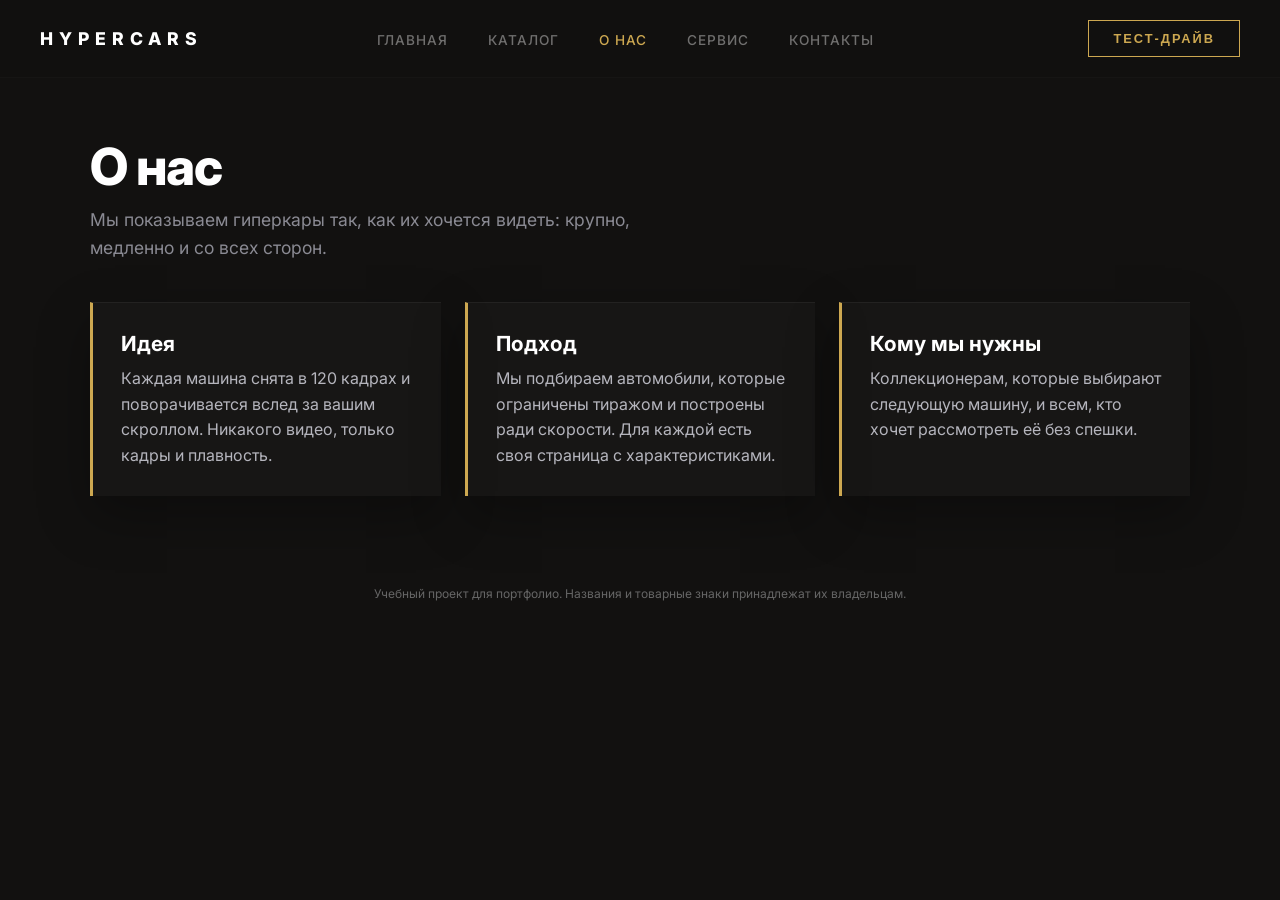
<file: about.html>
<!DOCTYPE html>
<html lang="ru">
<head>
    <meta charset="UTF-8">
    <meta name="viewport" content="width=device-width, initial-scale=1.0">
    <title>О нас — Hypercars</title>
    <link rel="stylesheet" href="style.css">
    <link rel="stylesheet" href="pages.css">
</head>
<body class="page">
    <header class="header">
        <a class="logo" href="index.html">HYPERCARS</a>
        <nav class="nav"><a href="index.html">Главная</a><a href="catalog.html">Каталог</a><a href="about.html" class="active">О нас</a><a href="service.html">Сервис</a><a href="contacts.html">Контакты</a></nav>
        <button class="btn-text" onclick="location.href='contacts.html'">Тест-драйв</button>
        <button class="menu-btn" aria-label="Меню" onclick="document.querySelector('.nav').classList.toggle('open')">&#9776;</button>
    </header>
    <main>
        <h1>О нас</h1>
        <p class="lead">Мы показываем гиперкары так, как их хочется видеть: крупно, медленно и со всех сторон.</p>
        <div class="grid">
            <div class="card"><h2>Идея</h2><p>Каждая машина снята в 120 кадрах и поворачивается вслед за вашим скроллом. Никакого видео, только кадры и плавность.</p></div>
            <div class="card"><h2>Подход</h2><p>Мы подбираем автомобили, которые ограничены тиражом и построены ради скорости. Для каждой есть своя страница с характеристиками.</p></div>
            <div class="card"><h2>Кому мы нужны</h2><p>Коллекционерам, которые выбирают следующую машину, и всем, кто хочет рассмотреть её без спешки.</p></div>
        </div>
    </main>
    <footer class="foot">Учебный проект для портфолио. Названия и товарные знаки принадлежат их владельцам.</footer>
</body>
</html>
</file>
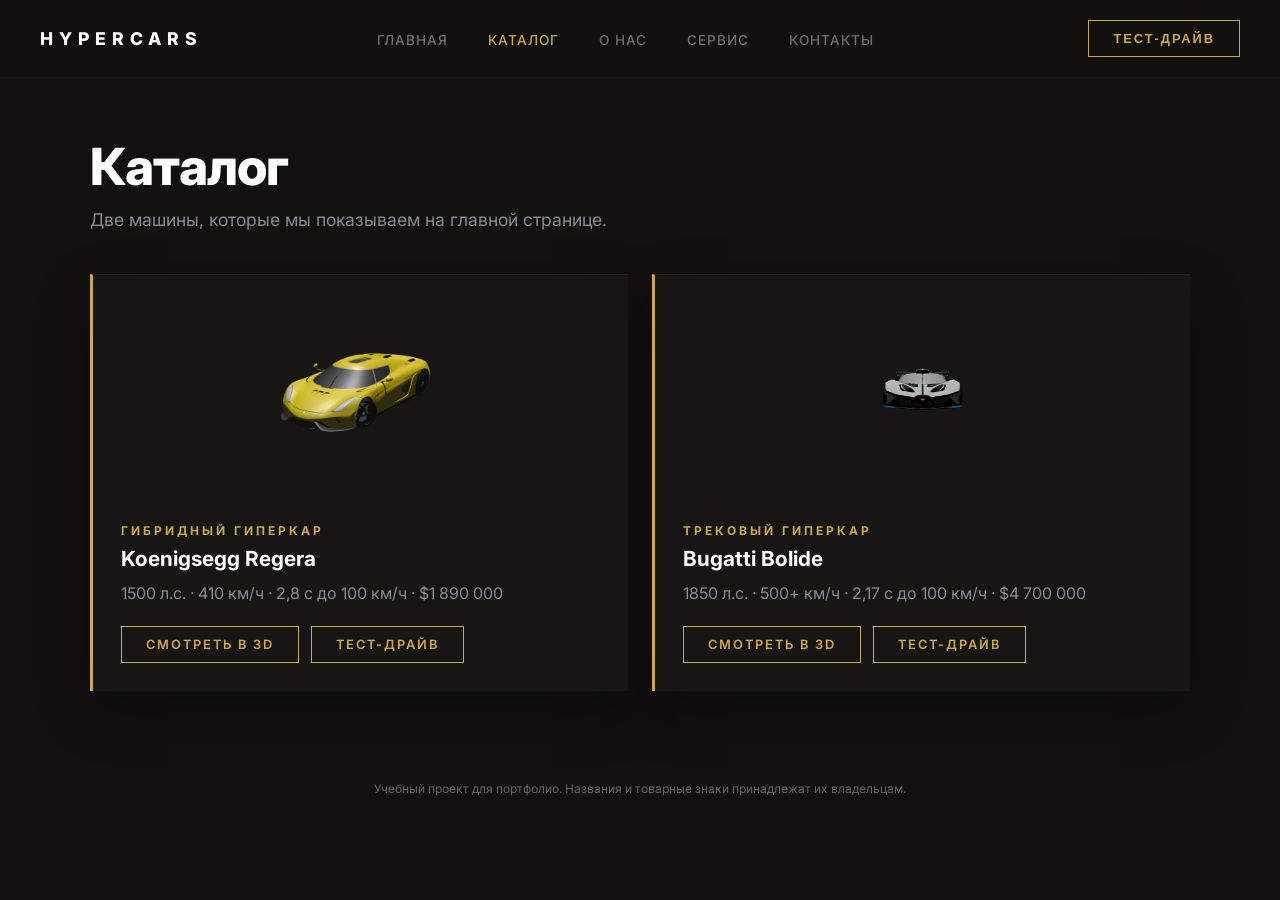
<file: catalog.html>
<!DOCTYPE html>
<html lang="ru">
<head>
    <meta charset="UTF-8">
    <meta name="viewport" content="width=device-width, initial-scale=1.0">
    <title>Каталог — Hypercars</title>
    <link rel="stylesheet" href="style.css">
    <link rel="stylesheet" href="pages.css">
</head>
<body class="page">
    <header class="header">
        <a class="logo" href="index.html">HYPERCARS</a>
        <nav class="nav"><a href="index.html">Главная</a><a href="catalog.html" class="active">Каталог</a><a href="about.html">О нас</a><a href="service.html">Сервис</a><a href="contacts.html">Контакты</a></nav>
        <button class="btn-text" onclick="location.href='contacts.html'">Тест-драйв</button>
        <button class="menu-btn" aria-label="Меню" onclick="document.querySelector('.nav').classList.toggle('open')">&#9776;</button>
    </header>
    <main>
        <h1>Каталог</h1>
        <p class="lead">Две машины, которые мы показываем на главной странице.</p>
        <div class="grid">
        <article class="card car">
            <img src="models1/0001.webp" alt="Koenigsegg Regera" loading="lazy">
            <div class="tag">Гибридный гиперкар</div>
            <h2>Koenigsegg Regera</h2>
            <p class="meta">1500 л.с. · 410 км/ч · 2,8 с до 100 км/ч · $1 890 000</p>
            <div class="row"><a class="btn-text" href="index.html">Смотреть в 3D</a><a class="btn-text" href="contacts.html">Тест-драйв</a></div>
        </article>
        <article class="card car">
            <img src="models2/0001.webp" alt="Bugatti Bolide" loading="lazy">
            <div class="tag">Трековый гиперкар</div>
            <h2>Bugatti Bolide</h2>
            <p class="meta">1850 л.с. · 500+ км/ч · 2,17 с до 100 км/ч · $4 700 000</p>
            <div class="row"><a class="btn-text" href="index.html?car=1">Смотреть в 3D</a><a class="btn-text" href="contacts.html">Тест-драйв</a></div>
        </article>
        </div>
    </main>
    <footer class="foot">Учебный проект для портфолио. Названия и товарные знаки принадлежат их владельцам.</footer>
</body>
</html>
</file>
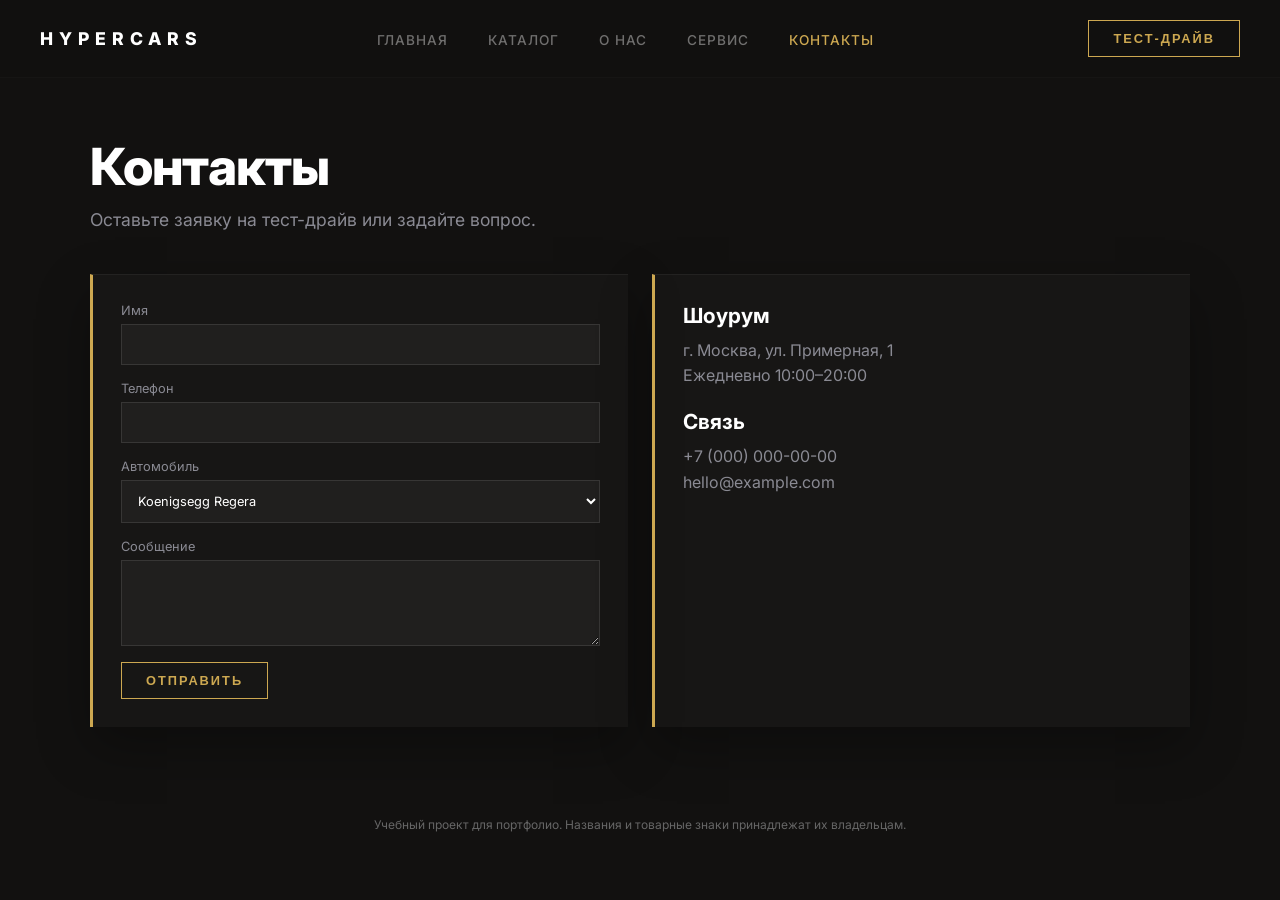
<file: contacts.html>
<!DOCTYPE html>
<html lang="ru">
<head>
    <meta charset="UTF-8">
    <meta name="viewport" content="width=device-width, initial-scale=1.0">
    <title>Контакты — Hypercars</title>
    <link rel="stylesheet" href="style.css">
    <link rel="stylesheet" href="pages.css">
</head>
<body class="page">
    <header class="header">
        <a class="logo" href="index.html">HYPERCARS</a>
        <nav class="nav"><a href="index.html">Главная</a><a href="catalog.html">Каталог</a><a href="about.html">О нас</a><a href="service.html">Сервис</a><a href="contacts.html" class="active">Контакты</a></nav>
        <button class="btn-text" onclick="location.href='contacts.html'">Тест-драйв</button>
        <button class="menu-btn" aria-label="Меню" onclick="document.querySelector('.nav').classList.toggle('open')">&#9776;</button>
    </header>
    <main>
        <h1>Контакты</h1>
        <p class="lead">Оставьте заявку на тест-драйв или задайте вопрос.</p>
        <div class="grid two">
            <form class="card" id="test-drive-form">
                <label>Имя<input type="text" name="name" required></label>
                <label>Телефон<input type="tel" name="phone" required></label>
                <label>Автомобиль<select name="car"><option>Koenigsegg Regera</option><option>Bugatti Bolide</option></select></label>
                <label>Сообщение<textarea name="message" rows="4"></textarea></label>
                <button class="btn-text" type="submit">Отправить</button>
                <p class="ok" id="form-status" hidden></p>
            </form>
            <div class="card">
                <h2>Шоурум</h2>
                <p class="meta">г. Москва, ул. Примерная, 1<br>Ежедневно 10:00–20:00</p>
                <h2>Связь</h2>
                <p class="meta">+7 (000) 000-00-00<br>hello@example.com</p>
            </div>
        </div>
    </main>
    <footer class="foot">Учебный проект для портфолио. Названия и товарные знаки принадлежат их владельцам.</footer>

    <script>
        // ===== Адрес сервера =====
        // Впиши адрес своего сервера на PythonAnywhere, с /send на конце.
        // Пример: https://rodion123.pythonanywhere.com/send
        const SERVER_URL = "https://pochtisolewae.pythonanywhere.com/send";

        const form = document.getElementById('test-drive-form');
        const statusBox = document.getElementById('form-status');
        const submitButton = form.querySelector('button[type="submit"]');

        function setStatus(message, isError) {
            statusBox.hidden = false;
            statusBox.textContent = message;
            statusBox.style.setProperty('color', isError ? '#e08a7a' : 'var(--accent)', 'important');
        }

        form.addEventListener('submit', async event => {
            event.preventDefault();

            // Пока адрес сервера не вписан, работаем как демо-форма
            if (SERVER_URL.includes('ИМЯ')) {
                setStatus('Заявка принята. Это демо-форма, данные никуда не отправляются.', false);
                form.reset();
                return;
            }

            const data = new FormData(form);
            submitButton.disabled = true;
            setStatus('Отправляю...', false);

            try {
                const response = await fetch(SERVER_URL, {
                    method: 'POST',
                    headers: { 'Content-Type': 'application/json' },
                    body: JSON.stringify({
                        site: 'hypercars',
                        name: data.get('name').trim(),
                        phone: data.get('phone').trim(),
                        car: data.get('car'),
                        message: data.get('message').trim()
                    })
                });
                const result = await response.json().catch(() => ({}));

                if (!response.ok || !result.ok) {
                    setStatus(result.error || 'Не удалось отправить заявку. Попробуйте ещё раз чуть позже.', true);
                    return;
                }

                form.reset();
                setStatus('Заявка отправлена. Мы свяжемся с вами в ближайшее время.', false);
            } catch (error) {
                console.error(error);
                setStatus('Нет связи с сервером. Попробуйте ещё раз чуть позже.', true);
            } finally {
                submitButton.disabled = false;
            }
        });
    </script>
</body>
</html>
</file>
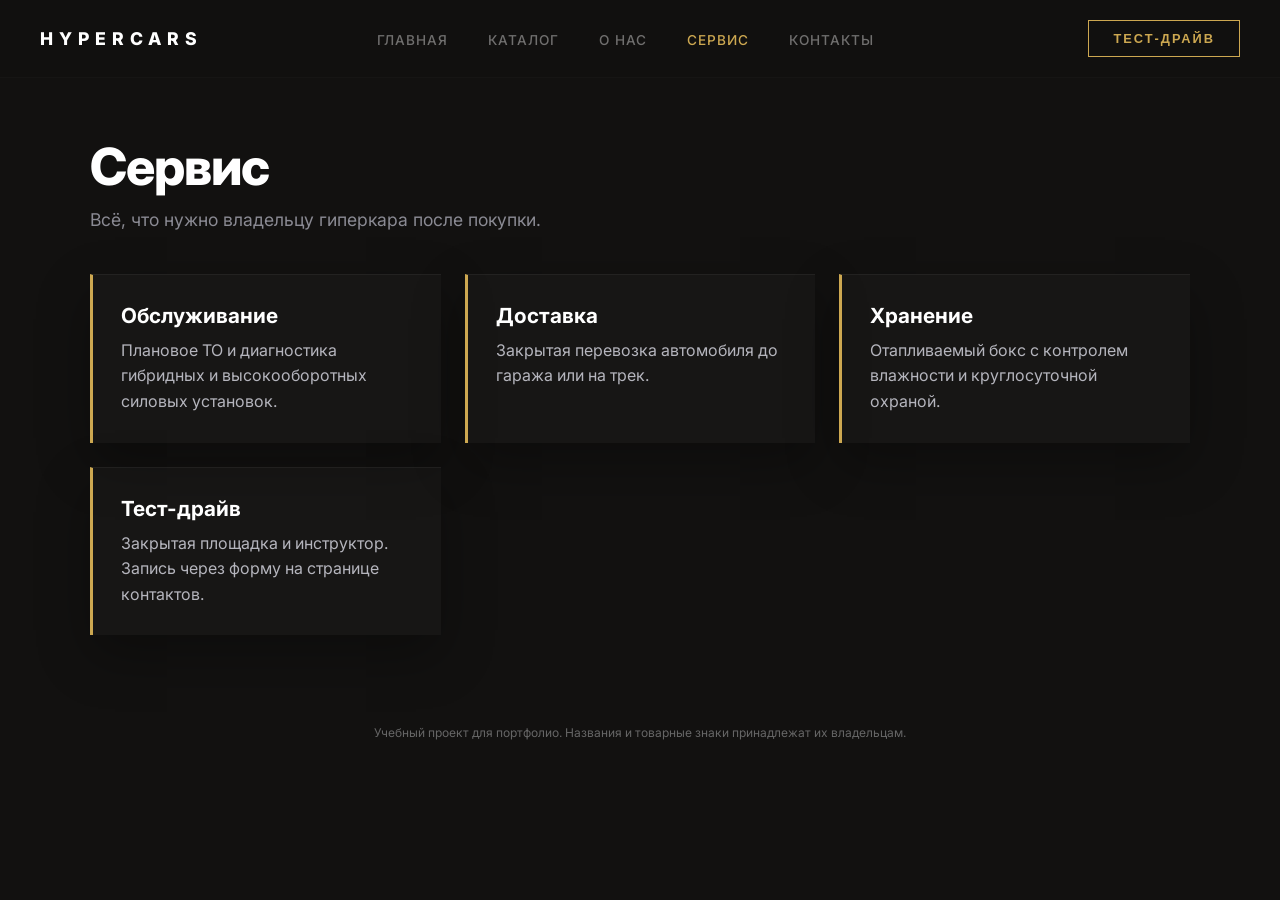
<file: service.html>
<!DOCTYPE html>
<html lang="ru">
<head>
    <meta charset="UTF-8">
    <meta name="viewport" content="width=device-width, initial-scale=1.0">
    <title>Сервис — Hypercars</title>
    <link rel="stylesheet" href="style.css">
    <link rel="stylesheet" href="pages.css">
</head>
<body class="page">
    <header class="header">
        <a class="logo" href="index.html">HYPERCARS</a>
        <nav class="nav"><a href="index.html">Главная</a><a href="catalog.html">Каталог</a><a href="about.html">О нас</a><a href="service.html" class="active">Сервис</a><a href="contacts.html">Контакты</a></nav>
        <button class="btn-text" onclick="location.href='contacts.html'">Тест-драйв</button>
        <button class="menu-btn" aria-label="Меню" onclick="document.querySelector('.nav').classList.toggle('open')">&#9776;</button>
    </header>
    <main>
        <h1>Сервис</h1>
        <p class="lead">Всё, что нужно владельцу гиперкара после покупки.</p>
        <div class="grid">
            <div class="card"><h2>Обслуживание</h2><p>Плановое ТО и диагностика гибридных и высокооборотных силовых установок.</p></div>
            <div class="card"><h2>Доставка</h2><p>Закрытая перевозка автомобиля до гаража или на трек.</p></div>
            <div class="card"><h2>Хранение</h2><p>Отапливаемый бокс с контролем влажности и круглосуточной охраной.</p></div>
            <div class="card"><h2>Тест-драйв</h2><p>Закрытая площадка и инструктор. Запись через форму на странице контактов.</p></div>
        </div>
    </main>
    <footer class="foot">Учебный проект для портфолио. Названия и товарные знаки принадлежат их владельцам.</footer>
</body>
</html>
</file>
<file: style.css>
@import url('https://fonts.googleapis.com/css2?family=Inter:wght@400;500;600;700;800&display=swap');

@property --accent { syntax: "<color>"; inherits: true; initial-value: #cda851; }
@property --bg { syntax: '<color>'; inherits: true; initial-value: #121110; }
:root { --accent: #cda851; --bg: #121110; transition: --accent 1.2s ease, --bg 1.2s ease; }

/* Базовые настройки страницы — уходим в дорогой тёплый графит */
html, body {
    margin: 0;
    padding: 0;
    width: 100vw;
    height: 100dvh;
    overflow: hidden;
    font-family: 'Inter', sans-serif;
    /* Заменили холодный черный на глубокий сложный цвет с тёплым шоколадным подтоном */
    background-color: var(--bg);
    color: #ffffff;
    -webkit-font-smoothing: antialiased;
    overscroll-behavior: none;
}

/* Декоративные линии на фоне (делаем их мягкими золотистыми нитями) */
.bg-lines {
    position: fixed;
    top: 0;
    left: 0;
    width: 100vw;
    height: 100dvh;
    display: flex;
    justify-content: space-between;
    padding: 0 25%;
    pointer-events: none;
    z-index: 0;
}

.bg-lines .line {
    width: 1px;
    height: 100%;
    /* Линии теперь имеют едва заметный теплый отсвет в цвет машины */
    background: linear-gradient(to bottom, color-mix(in srgb, var(--accent) 0%, transparent) 0%, color-mix(in srgb, var(--accent) 4%, transparent) 50%, color-mix(in srgb, var(--accent) 0%, transparent) 100%);
}

/* Огромная фоновая надпись за машиной */
.bg-watermark {
    position: fixed;
    top: 52%;
    left: 50%;
    transform: translate(-50%, -50%);
    font-size: 16vw;
    font-weight: 800;
    /* Перекрасили буквы в приглушенный золотистый оттенок с минимальной прозрачностью */
    color: var(--accent);
    opacity: 0.015;
    letter-spacing: 2vw;
    pointer-events: none;
    z-index: 0;
    will-change: transform, opacity;
}

/* Премиальная шапка сайта */
.header {
    display: flex;
    justify-content: space-between;
    align-items: center;
    padding: 25px 80px;
    position: fixed;
    width: 100%;
    top: 0;
    left: 0;
    z-index: 100;
    box-sizing: border-box;
    /* Шапка также подстроена под новую теплую гамму */
    background: color-mix(in srgb, var(--bg) 75%, transparent);
    backdrop-filter: blur(12px);
    -webkit-backdrop-filter: blur(12px);
    border-bottom: 1px solid rgba(255, 255, 255, 0.02);
    background: rgba(18, 17, 16, 0.85);
}

.logo {
    color: #ffffff;
    font-weight: 800;
    letter-spacing: 6px;
    font-size: 1.1rem;
}

.nav a {
    text-decoration: none;
    color: rgba(255, 255, 255, 0.4);
    margin-right: 40px;
    font-size: 0.85rem;
    font-weight: 500;
    letter-spacing: 1px;
    text-transform: uppercase;
    transition: color 0.3s ease;
}

.nav a.active, .nav a:hover {
    color: var(--accent); /* Золотой акцент */
}

.btn-text {
    background: none;
    border: 1px solid var(--accent);
    color: var(--accent);
    padding: 10px 24px;
    font-size: 0.8rem;
    font-weight: 600;
    text-transform: uppercase;
    letter-spacing: 2px;
    cursor: pointer;
    transition: all 0.3s ease;
}

.btn-text:hover {
    background-color: var(--accent);
    color: #0d0d11;
}

/* Фоновый слой для машины */
.car-holder {
    position: fixed;
    top: 0;
    left: 0;
    width: 100vw;
    height: 100dvh;
    z-index: 1;
    display: flex;
    justify-content: center;
    align-items: center;
    pointer-events: none;
}

.car-viewer {
    max-width: 52%;
    height: auto;
    display: block;
}

/* Главная оболочка интерфейса */
.scroll-container {
    position: relative;
    width: 100vw;
    height: 100dvh;
    z-index: 2;
}

/* Текстовый блок слева */
.content-left {
    position: fixed;
    left: 8%;
    top: 50%;
    transform: translateY(-50%);
    z-index: 5;
    will-change: transform, opacity;
}

.brand-tag {
    font-size: 0.75rem;
    font-weight: 700;
    letter-spacing: 4px;
    color: var(--accent);
    margin-bottom: 12px;
    text-transform: uppercase;
}

.content-left h1 {
    font-size: 4rem;
    font-weight: 800;
    letter-spacing: -1px;
    margin: 0 0 15px 0;
    line-height: 1;
    color: #ffffff;
}

.subtitle {
    color: #8a8a93; /* Облегченный серый для темного фона */
    font-size: 1.05rem;
    font-weight: 400;
    max-width: 380px;
    line-height: 1.6;
}

/* Правая фиксированная колонка для плашек */
.fixed-specs-aside {
    position: fixed;
    right: 8%;
    top: 50%;
    transform: translateY(-50%);
    display: flex;
    flex-direction: column;
    gap: 24px;
    z-index: 99;
}

/* Премиальные стеклянные плашки (Glassmorphism) */
.stat-box {
    background: rgba(255, 255, 255, 0.02); /* Полупрозрачный белый фон */
    backdrop-filter: blur(15px); /* Эффект матового стекла */
    -webkit-backdrop-filter: blur(15px);
    padding: 24px 35px;
    min-width: 280px;
    border-radius: 0px;
    border-left: 3px solid var(--accent); /* Золотой акцентный маркер слева */
    border-top: 1px solid rgba(255, 255, 255, 0.05); /* Легкий блик сверху карточки */
    border-right: 1px solid rgba(255, 255, 255, 0.02);
    border-bottom: 1px solid rgba(255, 255, 255, 0.02);
    box-shadow: 0 20px 50px rgba(0, 0, 0, 0.3); /* Плотная тень в темноте */

    opacity: 0;
    transform: translateX(450px);
    will-change: transform, opacity;
    box-sizing: border-box;
}

.stat-value {
    display: block;
    font-size: 2.4rem;
    font-weight: 800;
    color: #ffffff; /* Цифры белые */
    line-height: 1;
    font-variant-numeric: tabular-nums; /* цифры одной ширины, чтобы счётчик не дёргался */
}

.stat-value small {
    font-size: 1rem;
    font-weight: 500;
    color: #8a8a93;
    margin-left: 4px;
}

.stat-box::after {
    content: '';
    display: block;
    width: 100%;
    height: 1px;
    background: rgba(255, 255, 255, 0.07); /* Тонкая темная линия-разделитель */
    margin-top: 12px;
}

.stat-label {
    display: block;
    font-size: 0.7rem;
    text-transform: uppercase;
    color: #8a8a93;
    margin-top: 8px;
    letter-spacing: 1.5px;
    font-weight: 600;
}

/* Индикатор скролла внизу экрана */
.scroll-indicator {
    position: fixed;
    bottom: 40px;
    left: 50%;
    transform: translateX(-50%);
    display: flex;
    flex-direction: column;
    align-items: center;
    gap: 12px;
    z-index: 5;
    will-change: transform, opacity;
}

.scroll-text {
    font-size: 0.65rem;
    font-weight: 700;
    letter-spacing: 3px;
    color: #666666;
}

.scroll-line {
    width: 1px;
    height: 50px;
    background: linear-gradient(to bottom, var(--accent) 50%, rgba(0,0,0,0) 50%); /* Линия теперь бежит золотом */
    background-size: 100% 200%;
    animation: scrollAnimation 2s cubic-bezier(0.65, 0, 0.35, 1) infinite;
}

@keyframes scrollAnimation {
    0% { background-position: 0% 100%; }
    50% { background-position: 0% 0%; }
    100% { background-position: 0% -100%; }
}

/* ==========================================
   МОБИЛЬНЫЙ АДАПТИВ (ДЛЯ ЭКРАНОВ МЕНЬШЕ 768px)
   ========================================== */
@media (max-width: 768px) and (min-height: 501px), (max-width: 1100px) and (orientation: portrait) {
    html, body {
        /* Разрешаем мобильный скролл без прыжков интерфейса */
        overflow: hidden;
    }

    /* Сжимаем шапку, прячем ссылки меню, чтобы не захламлять экран */
    .header {
        padding: 20px 30px;
    }

    .nav {
        display: none; /* На телефонах навигацию лучше прятать в бургер */
    }

    .btn-text {
        padding: 6px 16px;
        font-size: 0.7rem;
    }

    /* Огромный текст на фоне уменьшаем, чтобы он не ломал рамки */
    .bg-watermark {
        font-size: 24vw;
        top: 35%;
    }

    /* Машина на мобильном: делаем ее крупнее, чтобы рассмотреть детали */
    .car-viewer {
        max-width: 90%;
        transform: translateY(-80px); /* Сдвигаем чуть выше центра, освобождая низ под плашки */
    }

    /* Перестраиваем текстовый блок: центрируем и поднимаем наверх */
    .content-left {
        left: 50%;
        top: 22%;
        transform: translate(-50%, -50%);
        text-align: center;
        width: 90%;
    }

    .content-left h1 {
        font-size: 2.4rem; /* Уменьшаем заголовок */
        margin-bottom: 8px;
    }

    .subtitle {
        font-size: 0.9rem;
        max-width: 100%;
        margin: 0 auto;
    }

    /* Перестраиваем плашки характеристик: выстраиваем их в сетку 2х2 внизу экрана */
    .fixed-specs-aside {
        right: 50%;
        top: auto;
        bottom: 50px; /* Прижимаем к нижней части экрана */
        transform: translateX(50%);
        display: grid;
        grid-template-columns: 1fr 1fr; /* Ровная сетка из двух колонок */
        gap: 12px;
        width: 90%;
        max-width: 400px;
    }

    /* Изменяем направление вылета для мобилок: плашки летят СНИЗУ ВВЕРХ */
    .stat-box {
        background: rgba(255, 255, 255, 0.03);
        padding: 15px 20px;
        min-width: auto;
        border-left: 2px solid var(--accent);

        /* Исходное состояние на мобилках: смещены вниз на 250px и скрыты */
        opacity: 0;
        transform: translateY(250px);
    }

    .stat-value {
        font-size: 1.6rem; /* Компактные цифры */
    }

    .stat-value small {
        font-size: 0.8rem;
    }

    .stat-label {
        font-size: 0.6rem;
        letter-spacing: 1px;
        margin-top: 4px;
    }

    .stat-box::after {
        margin-top: 6px;
    }

    /* Прячем нижнюю стрелку скролла, на мобилках она не нужна */
    .scroll-indicator {
        display: none;
    }
}

/* ===== Смена машин ===== */
.scene {
    position: fixed;
    inset: 0;
    z-index: 2;
    will-change: transform, opacity;
    transition: transform 1.2s cubic-bezier(0.65, 0, 0.35, 1), opacity 1.2s ease;
}
.scene .bg-watermark { position: absolute; }
.scene .car-holder, .scene .content-left, .scene .fixed-specs-aside { position: absolute; }
.logo { transition: opacity 0.4s ease; }

/* ===== Адаптация под любые экраны ===== */
.car-viewer { max-height: 75dvh; object-fit: contain; }

/* Планшет горизонтально и небольшие ноутбуки */
@media (min-width: 769px) and (max-width: 1280px) and (orientation: landscape) {
    .header { padding: 20px 40px; }
    .car-viewer { max-width: 46%; }
    .content-left { left: 5%; }
    .content-left h1 { font-size: 3rem; }
    .fixed-specs-aside { right: 4%; gap: 16px; }
    .stat-box { min-width: 230px; padding: 18px 26px; }
    .stat-value { font-size: 2rem; }
}

/* Телефон горизонтально (низкий экран) */
@media (orientation: landscape) and (max-height: 500px) {
    .header { padding: 10px 30px; }
    .nav, .scroll-indicator { display: none; }
    .car-viewer { max-width: 44%; max-height: 70dvh; }
    .content-left { left: 4%; }
    .content-left h1 { font-size: 2rem; }
    .subtitle { font-size: 0.8rem; max-width: 240px; }
    .fixed-specs-aside { right: 3%; gap: 8px; }
    .stat-box { min-width: 170px; padding: 10px 16px; }
    .stat-value { font-size: 1.3rem; }
    .stat-label { font-size: 0.55rem; margin-top: 3px; }
    .stat-box::after { margin-top: 6px; }
}

/* ===== Меню-бургер (телефон, планшет вертикально, телефон горизонтально) ===== */
.menu-btn { display: none; background: none; border: 1px solid var(--accent); color: var(--accent); font-size: 1.1rem; padding: 4px 12px; cursor: pointer; }
a.logo { text-decoration: none; }
@media (max-width: 768px) and (min-height: 501px), (max-width: 1100px) and (orientation: portrait), (orientation: landscape) and (max-height: 500px) {
    .menu-btn { display: block; }
    .nav.open { display: flex; flex-direction: column; position: absolute; top: 100%; left: 0; right: 0; padding: 8px 30px 20px; background: color-mix(in srgb, var(--bg) 96%, transparent); backdrop-filter: blur(12px); -webkit-backdrop-filter: blur(12px); }
    .nav.open a { margin: 0; padding: 14px 0; border-bottom: 1px solid rgba(255,255,255,0.05); }
}

/* ==========================================
   НОВОЕ: переход между страницами, загрузчик, эффект смены машин
   ========================================== */

/* Плавный переход между страницами (работает в Chrome и Edge, в остальных просто обычный переход) */
@view-transition { navigation: auto; }
::view-transition-old(root), ::view-transition-new(root) { animation-duration: 0.45s; }

/* ===== Экран загрузки ===== */
.no-loader #loader { display: none; }

.loader {
    position: fixed;
    inset: 0;
    z-index: 1000;
    display: flex;
    flex-direction: column;
    justify-content: space-between;
    padding: 32px 80px 48px;
    box-sizing: border-box;
    background: var(--bg);
    transition: transform 0.9s cubic-bezier(0.65, 0, 0.35, 1);
}
.loader.done { transform: translateY(-100%); }

.loader-brand {
    font-weight: 800;
    letter-spacing: 6px;
    font-size: 1.1rem;
}

.loader-percent {
    font-size: clamp(4.5rem, 16vw, 11rem);
    font-weight: 800;
    line-height: 0.9;
    letter-spacing: -2px;
    font-variant-numeric: tabular-nums;
}
.loader-percent small {
    font-size: 0.25em;
    font-weight: 500;
    letter-spacing: 0;
    margin-left: 8px;
    color: var(--accent);
}

.loader-bar {
    height: 2px;
    margin-top: 28px;
    background: rgba(255, 255, 255, 0.08);
    overflow: hidden;
}
.loader-fill {
    height: 100%;
    background: var(--accent);
    transform: scaleX(0);
    transform-origin: left;
}

.loader-note {
    margin-top: 14px;
    font-size: 0.7rem;
    font-weight: 600;
    letter-spacing: 3px;
    text-transform: uppercase;
    color: #8a8a93;
}

/* ===== Световая полоса при смене машин ===== */
.switch-fx {
    position: fixed;
    inset: 0;
    z-index: 50;
    overflow: hidden;
    pointer-events: none;
}
.fx-bar {
    position: absolute;
    left: 0;
    right: 0;
    top: 0;
    height: 60vh;
    transform: translateY(110vh);
    background: linear-gradient(to bottom, transparent, color-mix(in srgb, var(--accent) 20%, transparent) 50%, transparent);
}
.fx-bar::after {
    content: '';
    position: absolute;
    left: 0;
    right: 0;
    top: 50%;
    height: 1px;
    background: var(--accent);
    opacity: 0.6;
}

@media (max-width: 768px) {
    .loader { padding: 24px 24px 36px; }
}

/* Если в системе отключены анимации */
@media (prefers-reduced-motion: reduce) {
    .loader { transition-duration: 0.01s; }
    .switch-fx { display: none; }
    ::view-transition-group(*), ::view-transition-old(*), ::view-transition-new(*) { animation: none; }
}
</file>
<file: pages.css>
/* Внутренние страницы: обычный скролл вместо экрана-заставки */
html, body { width: 100%; height: auto; min-height: 100dvh; overflow-x: hidden; overflow-y: auto; }
a.logo { text-decoration: none; }
main { max-width: 1100px; margin: 0 auto; padding: 140px 6% 60px; }
h1 { font-size: 3.2rem; font-weight: 800; letter-spacing: -1px; margin: 0 0 12px; line-height: 1.05; }
.lead { color: #8a8a93; font-size: 1.1rem; line-height: 1.6; max-width: 560px; margin: 0 0 40px; }
.grid { display: grid; grid-template-columns: repeat(auto-fit, minmax(260px, 1fr)); gap: 24px; }
.grid.two { grid-template-columns: repeat(auto-fit, minmax(300px, 1fr)); }
.card { background: rgba(255,255,255,0.02); border-left: 3px solid var(--accent); border-top: 1px solid rgba(255,255,255,0.05); padding: 28px; box-sizing: border-box; box-shadow: 0 20px 50px rgba(0,0,0,0.3); }
.card h2 { font-size: 1.3rem; margin: 0 0 10px; }
.card p { color: #b5b5bd; line-height: 1.6; margin: 0; }
.card .meta { color: #8a8a93; margin-bottom: 20px; }
.car img { width: 100%; height: 200px; object-fit: contain; margin-bottom: 16px; }
.tag { font-size: 0.75rem; font-weight: 700; letter-spacing: 3px; color: var(--accent); margin-bottom: 8px; text-transform: uppercase; }
.row { display: flex; gap: 12px; flex-wrap: wrap; }
.btn-text { text-decoration: none; display: inline-block; }
form label { display: block; font-size: 0.8rem; color: #8a8a93; margin-bottom: 16px; }
form input, form select, form textarea { display: block; width: 100%; box-sizing: border-box; margin-top: 6px; padding: 12px; background: rgba(255,255,255,0.04); border: 1px solid rgba(255,255,255,0.1); color: #fff; font: inherit; }
form input:focus, form select:focus, form textarea:focus { outline: 1px solid var(--accent); }
.ok { margin-top: 16px !important; color: var(--accent) !important; }
.foot { text-align: center; color: #666; font-size: 0.75rem; padding: 30px 20px 40px; }
@media (max-width: 768px) { main { padding: 110px 24px 40px; } h1 { font-size: 2.2rem; } }
</file>
